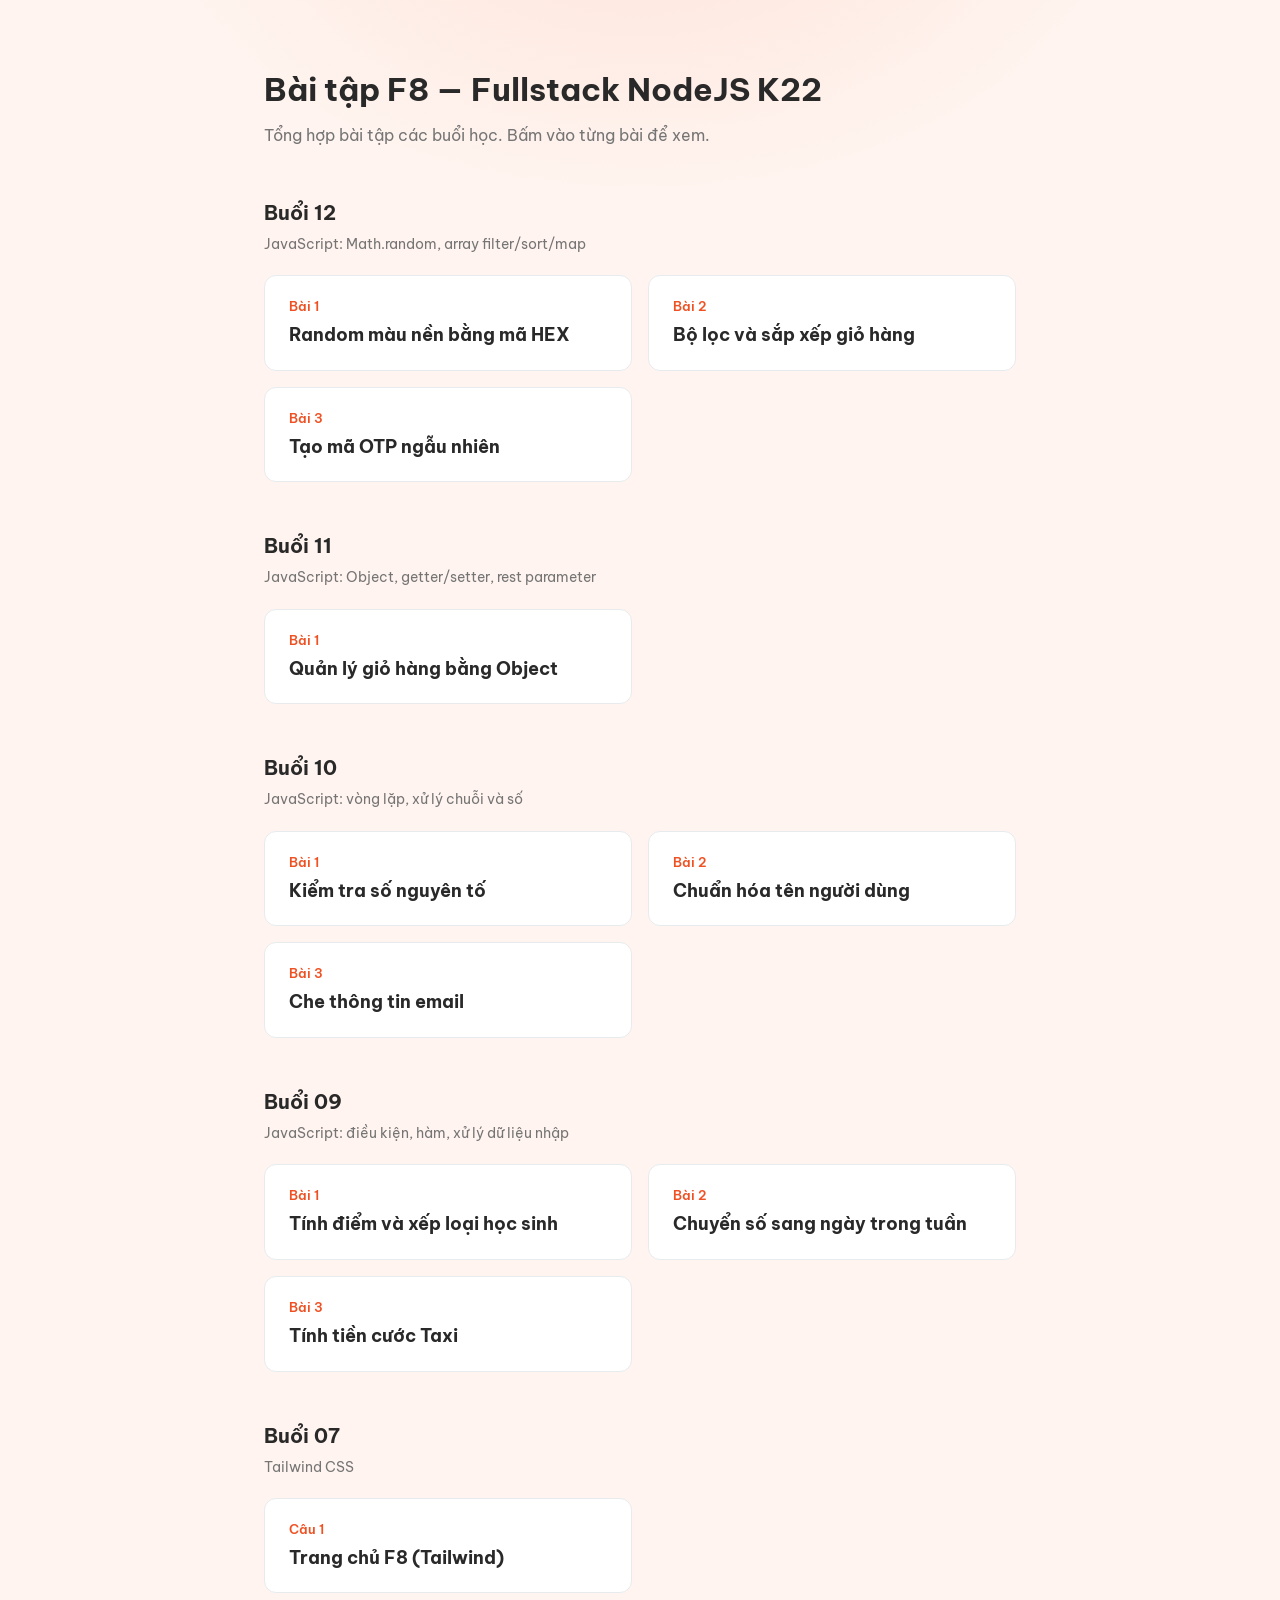
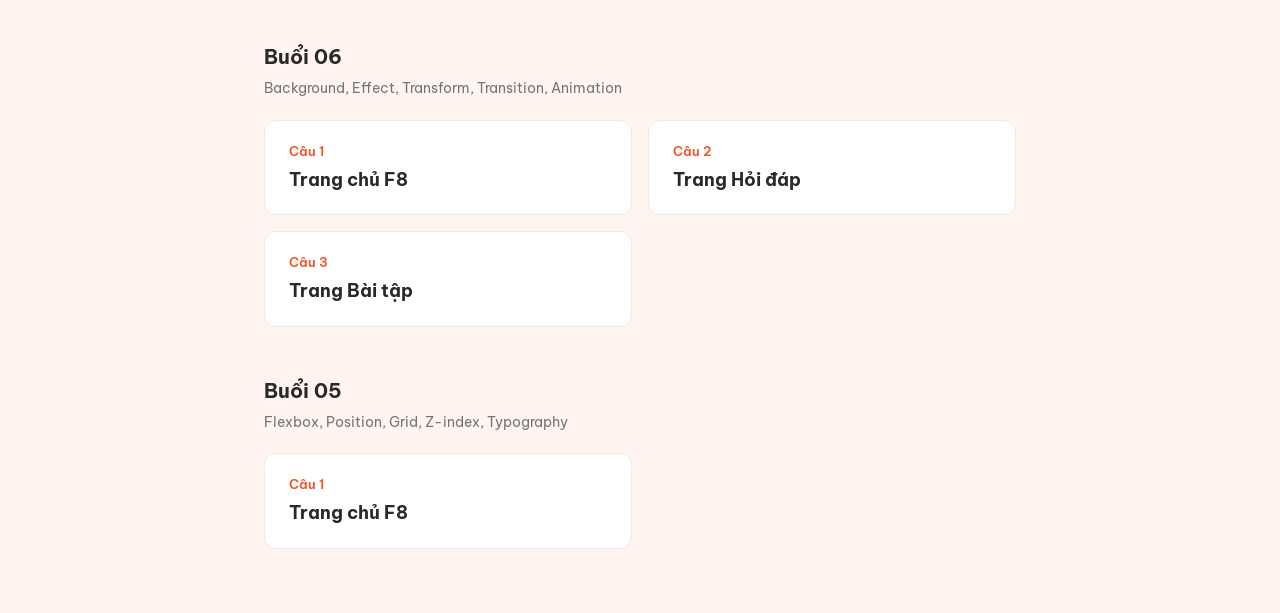
<file: index.html>
<!doctype html>
<html lang="vi">
  <head>
    <meta charset="UTF-8" />
    <meta name="viewport" content="width=device-width, initial-scale=1.0" />
    <title>Bài tập F8 - K22 | Hương Trà</title>
    <link rel="icon" type="image/png" href="assets/favicon.png" />
    <link rel="preconnect" href="https://fonts.googleapis.com" />
    <link rel="preconnect" href="https://fonts.gstatic.com" crossorigin />
    <link
      href="https://fonts.googleapis.com/css2?family=Be+Vietnam+Pro:wght@400;500;600;700&display=swap"
      rel="stylesheet"
    />
    <link rel="stylesheet" href="reset.css" />
    <link rel="stylesheet" href="style.css" />
  </head>

  <body class="home-page">
    <main class="home">
      <h1 class="home-title">Bài tập F8 — Fullstack NodeJS K22</h1>
      <p class="home-desc">
        Tổng hợp bài tập các buổi học. Bấm vào từng bài để xem.
      </p>

      <section class="day">
        <h2 class="day-title">Buổi 12</h2>
        <p class="day-topic">JavaScript: Math.random, array filter/sort/map</p>
        <div class="task-list">
          <a class="task-btn" href="day12/hexcolor.html">
            <span class="task-btn-number">Bài 1</span>
            <span class="task-btn-name">Random màu nền bằng mã HEX</span>
          </a>
          <a class="task-btn" href="day12/cart.html">
            <span class="task-btn-number">Bài 2</span>
            <span class="task-btn-name">Bộ lọc và sắp xếp giỏ hàng</span>
          </a>
          <a class="task-btn" href="day12/otp.html">
            <span class="task-btn-number">Bài 3</span>
            <span class="task-btn-name">Tạo mã OTP ngẫu nhiên</span>
          </a>
        </div>
      </section>

      <section class="day">
        <h2 class="day-title">Buổi 11</h2>
        <p class="day-topic">JavaScript: Object, getter/setter, rest parameter</p>
        <div class="task-list">
          <a class="task-btn" href="day11/cart.html">
            <span class="task-btn-number">Bài 1</span>
            <span class="task-btn-name">Quản lý giỏ hàng bằng Object</span>
          </a>
        </div>
      </section>

      <section class="day">
        <h2 class="day-title">Buổi 10</h2>
        <p class="day-topic">JavaScript: vòng lặp, xử lý chuỗi và số</p>
        <div class="task-list">
          <a class="task-btn" href="day10/prime.html">
            <span class="task-btn-number">Bài 1</span>
            <span class="task-btn-name">Kiểm tra số nguyên tố</span>
          </a>
          <a class="task-btn" href="day10/fullname.html">
            <span class="task-btn-number">Bài 2</span>
            <span class="task-btn-name">Chuẩn hóa tên người dùng</span>
          </a>
          <a class="task-btn" href="day10/email.html">
            <span class="task-btn-number">Bài 3</span>
            <span class="task-btn-name">Che thông tin email</span>
          </a>
        </div>
      </section>

      <section class="day">
        <h2 class="day-title">Buổi 09</h2>
        <p class="day-topic">JavaScript: điều kiện, hàm, xử lý dữ liệu nhập</p>
        <div class="task-list">
          <a class="task-btn" href="day09/grades.html">
            <span class="task-btn-number">Bài 1</span>
            <span class="task-btn-name">Tính điểm và xếp loại học sinh</span>
          </a>
          <a class="task-btn" href="day09/weekday.html">
            <span class="task-btn-number">Bài 2</span>
            <span class="task-btn-name">Chuyển số sang ngày trong tuần</span>
          </a>
          <a class="task-btn" href="day09/taxi.html">
            <span class="task-btn-number">Bài 3</span>
            <span class="task-btn-name">Tính tiền cước Taxi</span>
          </a>
        </div>
      </section>

      <section class="day">
        <h2 class="day-title">Buổi 07</h2>
        <p class="day-topic">Tailwind CSS</p>
        <div class="task-list">
          <a class="task-btn" href="day07/index.html">
            <span class="task-btn-number">Câu 1</span>
            <span class="task-btn-name">Trang chủ F8 (Tailwind)</span>
          </a>
        </div>
      </section>

      <section class="day">
        <h2 class="day-title">Buổi 06</h2>
        <p class="day-topic">
          Background, Effect, Transform, Transition, Animation
        </p>
        <div class="task-list">
          <a class="task-btn" href="day05/index.html">
            <span class="task-btn-number">Câu 1</span>
            <span class="task-btn-name">Trang chủ F8</span>
          </a>
          <a class="task-btn" href="day06/discussions.html">
            <span class="task-btn-number">Câu 2</span>
            <span class="task-btn-name">Trang Hỏi đáp</span>
          </a>
          <a class="task-btn" href="day06/assignments.html">
            <span class="task-btn-number">Câu 3</span>
            <span class="task-btn-name">Trang Bài tập</span>
          </a>
        </div>
      </section>

      <section class="day">
        <h2 class="day-title">Buổi 05</h2>
        <p class="day-topic">Flexbox, Position, Grid, Z-index, Typography</p>
        <div class="task-list">
          <a class="task-btn" href="day05/index.html">
            <span class="task-btn-number">Câu 1</span>
            <span class="task-btn-name">Trang chủ F8</span>
          </a>
        </div>
      </section>
    </main>
  </body>
</html>
</file>
<file: style.css>
:root {
  color-scheme: light;
  --primary: #f05123;
  --primary-soft: #fff4f0;
  --text: #292929;
  --text-muted: #757575;
  --border: #e8ebed;
  --bg: #fff;
  --bg-soft: #f7f8fa;
  --bg-tint: #fff4ef;
  --header-height: 8rem;
  --sidebar-width: 9.6rem;
  --container: 128rem;
}

body {
  font-family: "Be Vietnam Pro", Arial, sans-serif;
  font-size: 1.6rem;
  line-height: 1.6;
  color: var(--text);
  background: var(--bg);
}

/* ================== HEADER ================== */
.site-header {
  position: fixed;
  top: 0;
  right: 0;
  left: 0;
  z-index: 100;
  display: flex;
  align-items: center;
  justify-content: space-between;
  gap: 2.4rem;
  height: var(--header-height);
  padding: 0.8rem 3.2rem;
  background: var(--bg);
  border-bottom: 1px solid var(--border);
}

.logo {
  width: 4rem;
  height: 4rem;
  border-radius: 0.8rem;
}

.search-box {
  display: flex;
  align-items: center;
  gap: 1.2rem;
  width: min(92.8rem, 100%);
  padding: 1.2rem 1.6rem;
  background: var(--bg);
  border: 1px solid var(--border);
  border-radius: 999px;
}

.search-box i {
  color: var(--text-muted);
}

.search-box input {
  flex: 1;
  min-width: 0;
  background: transparent;
  border: none;
  outline: none;
}

.header-actions {
  display: flex;
  align-items: center;
  gap: 2.4rem;
}

.my-courses-link,
.notification {
  display: flex;
  align-items: center;
  gap: 0.8rem;
  font-size: 1.5rem;
  font-weight: 550;
  white-space: nowrap;
}

.my-courses-link:hover,
.notification:hover {
  color: var(--primary);
}

.notification {
  position: relative;
}

.notification-badge {
  position: absolute;
  top: -0.6rem;
  left: 1rem;
  min-width: 1.8rem;
  padding: 0 0.5rem;
  font-size: 1.1rem;
  font-weight: 600;
  line-height: 1.8rem;
  color: #fff;
  text-align: center;
  background: var(--primary);
  border-radius: 999px;
}

.avatar {
  width: 3.2rem;
  height: 3.2rem;
  overflow: hidden;
  border-radius: 999px;
}

.avatar img {
  width: 100%;
  height: 100%;
  object-fit: cover;
}

/* ================== LANDING PAGE ================== */
.home-page {
  min-height: 100vh;
  background:
    radial-gradient(
      70rem 45rem at 50% -12rem,
      rgb(240 81 35 / 10%),
      transparent 70%
    ),
    var(--bg-tint);
}

.home {
  max-width: 80rem;
  margin: 0 auto;
  padding: 6.4rem 2.4rem;
}

.home-title {
  font-size: 3.2rem;
  font-weight: 700;
}

.home-desc {
  margin-top: 0.8rem;
  color: var(--text-muted);
}

.day {
  margin-top: 4.8rem;
}

.day-title {
  font-size: 2rem;
  font-weight: 700;
}

.day-topic {
  margin-top: 0.4rem;
  font-size: 1.4rem;
  color: var(--text-muted);
}

.task-list {
  display: grid;
  grid-template-columns: repeat(auto-fill, minmax(28rem, 1fr));
  gap: 1.6rem;
  margin-top: 2rem;
}

.task-btn {
  display: flex;
  flex-direction: column;
  gap: 0.4rem;
  padding: 2rem 2.4rem;
  background: var(--bg);
  border: 1px solid var(--border);
  border-radius: 1.2rem;
  transition:
    transform 0.2s,
    box-shadow 0.2s,
    border-color 0.2s;
}

.task-btn:hover {
  border-color: var(--primary);
  box-shadow: 0 0.6rem 2rem rgb(0 0 0 / 8%);
  transform: translateY(-0.3rem);
}

.task-btn-number {
  font-size: 1.3rem;
  font-weight: 600;
  color: var(--primary);
}

.task-btn-name {
  font-size: 1.8rem;
  font-weight: 700;
}

/* ================== FOOTER ================== */
.footer {
  padding: 4.8rem 2.4rem 2.4rem;
  background: var(--bg-soft);
  border-top: 1px solid var(--border);
}

.footer-inner {
  display: grid;
  grid-template-columns: 2fr repeat(3, 1fr);
  gap: 3.2rem;
  max-width: var(--container);
  margin: 0 auto;
}

.footer-logo {
  width: 3.6rem;
  height: 3.6rem;
  margin-bottom: 1.2rem;
}

.footer-slogan {
  margin-bottom: 1.6rem;
  font-size: 1.4rem;
  font-weight: 700;
  color: var(--primary);
}

.footer-contact {
  font-size: 1.4rem;
  color: var(--text-muted);
}

.footer-heading {
  margin-bottom: 1.6rem;
  font-size: 1.6rem;
  font-weight: 700;
}

.footer-list {
  display: flex;
  flex-direction: column;
  gap: 1rem;
  font-size: 1.4rem;
  color: var(--text-muted);
}

.footer-list a:hover {
  color: var(--primary);
}

.footer-bottom {
  display: flex;
  align-items: center;
  justify-content: space-between;
  flex-wrap: wrap;
  gap: 1.6rem;
  max-width: var(--container);
  margin: 3.2rem auto 0;
  padding-top: 2.4rem;
  font-size: 1.4rem;
  color: var(--text-muted);
  border-top: 1px solid var(--border);
}

.footer-socials {
  display: flex;
  gap: 1.2rem;
  font-size: 2rem;
}

.footer-socials a:hover {
  color: var(--primary);
}

/* ================== RESPONSIVE ================== */
@media (width <= 1023px) {
  .footer-inner {
    grid-template-columns: repeat(2, 1fr);
  }
}

@media (width <= 767px) {
  .site-header {
    gap: 1.2rem;
    padding: 0.8rem 1.6rem;
  }

  .search-box,
  .my-courses-link span {
    display: none;
  }

  .footer-inner {
    grid-template-columns: 1fr;
  }
}
</file>
